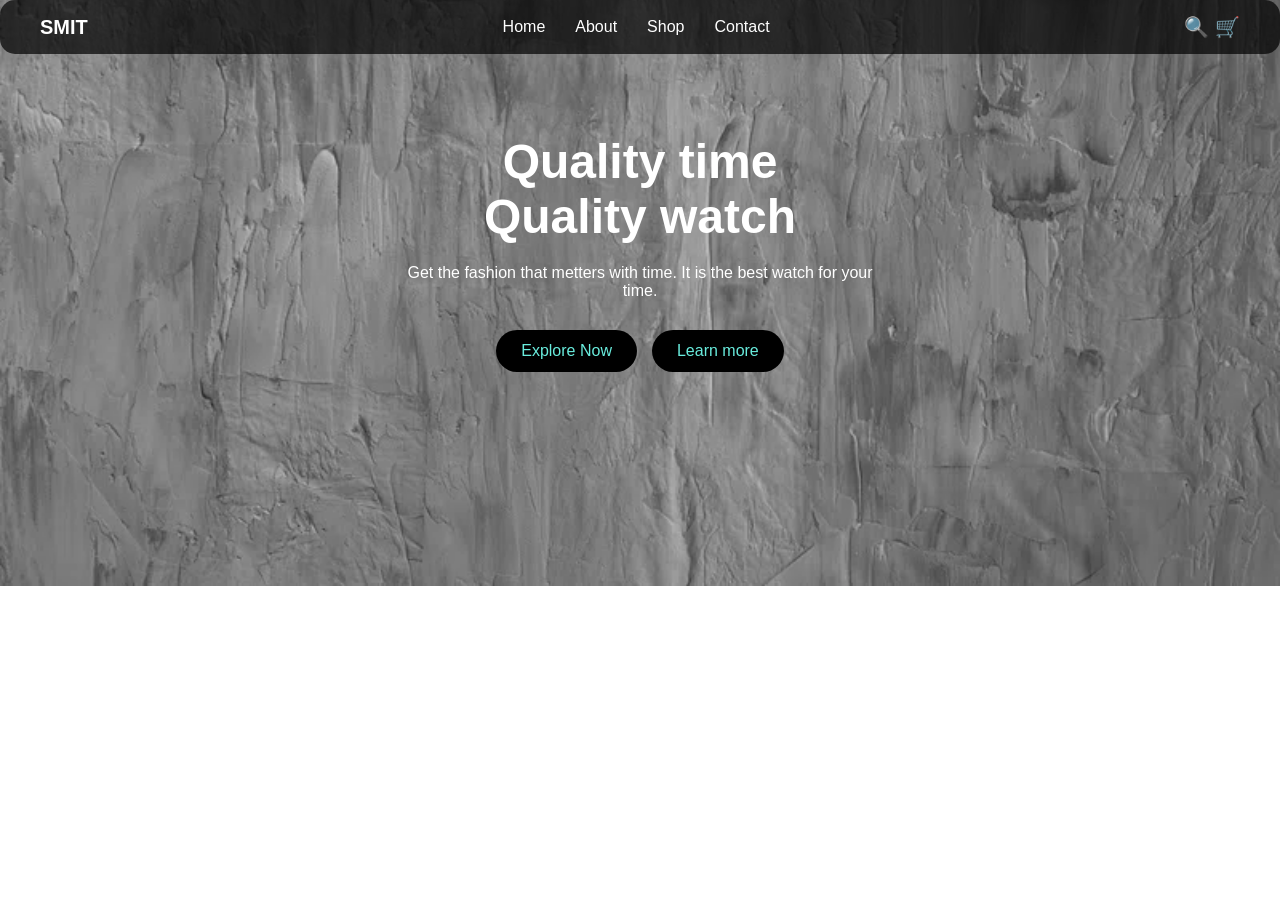
<file: index.html>
<!DOCTYPE html>
<html lang="en">
<head>
    <meta charset="UTF-8">
    <meta name="viewport" content="width=device-width, initial-scale=1.0">
    <title>Document</title>
    <link rel="stylesheet" href="frist.css">
</head>
<body>
        <div class="navbar">
        <div class="logo">SMIT</div>
        
            <ul class="menu">
                <li class="cool"><a href="index.html">Home</a></li>
                <li class="cool"><a href="about.html">About</a></li>
                <li class="cool"><a href="shop.html">Shop</a></li>
                <li class="cool"><a href="contact.html">Contact</a></li>
            </ul>
        <div class="icon">
            🔍 🛒
        </div>
        </div>
    <section class="hero">
            <div class="content">
                <h1>Quality time<br>Quality watch</h1>
                <p>
                    Get the fashion that metters with time. 
                    It is the best watch for your time.
                </p>
                
                <div class="button">
                    <a href="contact.html" class="btn1">Explore Now</a>
                    <a href="about.html" class="btn2">Learn more</a>
                </div>
            </div>
        

    </section>
</body>
</html>
</file>
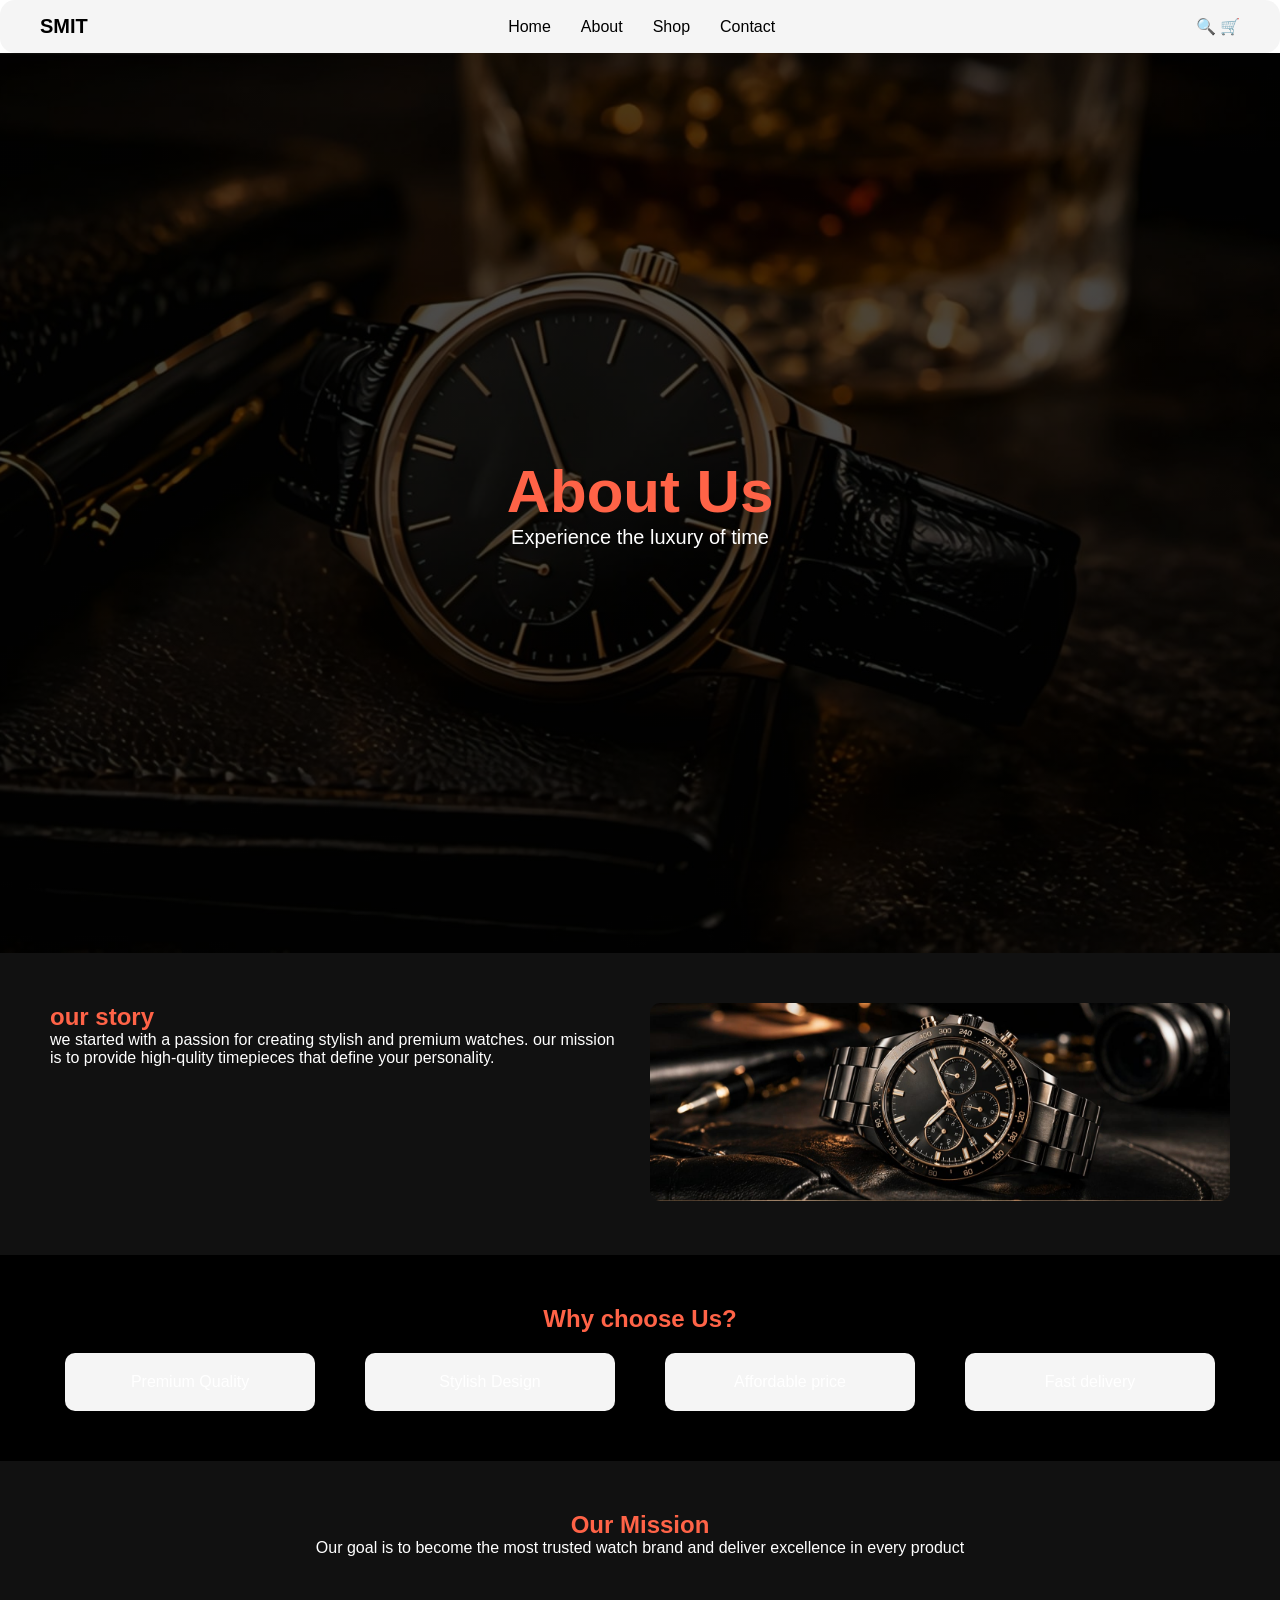
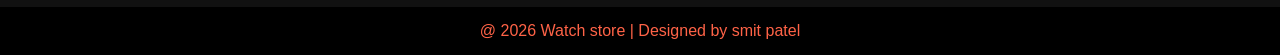
<file: about.html>
<!DOCTYPE html>
<html lang="en">
<head>
    <meta charset="UTF-8">
    <meta name="viewport" content="width=device-width, initial-scale=1.0">
    <title>Document</title>
    <link rel="stylesheet" href="second.css">
</head>
<body>
        <div class="navbar">
        <div class="logo">SMIT</div>
        
            <ul class="menu">
                <li class="cool"><a href="index.html">Home</a></li>
                <li class="cool"><a href="about.html">About</a></li>
                <li class="cool"><a href="shop.html">Shop</a></li>
                <li class="cool"><a href="contact.html">Contact</a></li>
            </ul>
        <div class="icon">
            🔍 🛒
        </div>
        </div>
                                  
        <section class="hero">
            <h1 style="color: tomato">About Us</h1>
            <p>Experience the luxury of time</p>
        </section>
        <section class="about">
            <div class="content">
                <h2 style="color: tomato;">our story</h2>
                <p>
                    we started with a passion for creating stylish and premium watches.
                    our mission is to provide high-qulity timepieces that define your personality.
                </p>
            </div>
            <div class="image">
                <img src="watch.1.jpeg" alt="watch">
            </div>
        </section>

        <section class="features">
            <h2 style="color: tomato;">Why choose Us?</h2>
            <div class="box">
                <div class="card" style="background-color: whitesmoke">Premium Quality</div>
                <div class="card" style="background-color: whitesmoke">Stylish Design</div>
                <div class="card" style="background-color: whitesmoke">Affordable price</div>
                <div class="card" style="background-color: whitesmoke">Fast delivery</div>
            </div>
        </section>

        <section class="mission">
            <h2 style="color:tomato">Our Mission</h2>
            <p>Our goal is to become the most trusted watch brand and deliver excellence in every product</p>
        </section>
        <footer>
            <p>@ 2026 Watch store | Designed by smit patel</p>
        </footer>
</body>
</html>
</file>
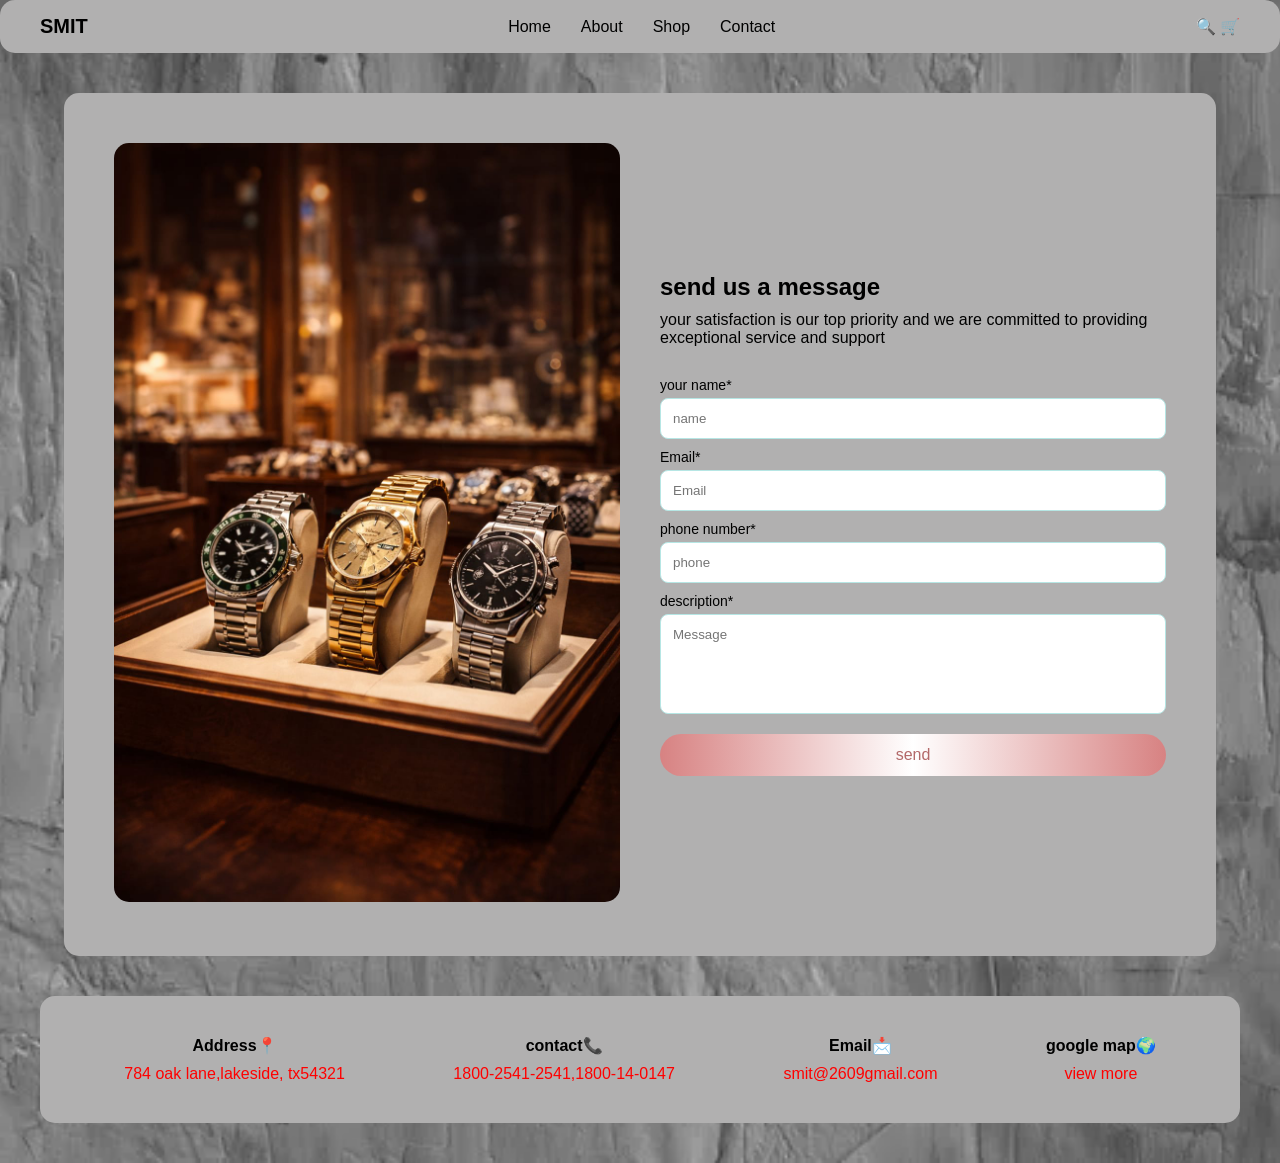
<file: contact.html>
<!DOCTYPE html>
<html lang="en">
<head>
    <meta charset="UTF-8">
    <meta name="viewport" content="width=device-width, initial-scale=1.0">
    <title>Document</title>
    <link rel="stylesheet" href="fourth.css">
</head>
<body>
        <div class="navbar">
        <div class="logo">SMIT</div>
        
            <ul class="menu">
                <li class="cool"><a href="index.html">Home</a></li>
                <li class="cool"><a href="about.html">About</a></li>
                <li class="cool"><a href="shop.html">Shop</a></li>
                <li class="cool"><a href="contact.html">Contact</a></li>
            </ul>
        <div class="icon">
            🔍 🛒
        </div>
        </div>



        <div class="container">
                <div class="left">
                        <img src="watch.jpeg" alt="support">
                </div>
                <div class="right">
                    <h2>send us a message</h2>
                    <p>your satisfaction is our top priority and we are committed to providing exceptional service and support</p>
                    <form action="https://formspree.io/f/xjgjwwvp" method="post">
                        <label> your name*</label>
                        <input type="text"  name="Name" placeholder="name" required>
                        <label>Email*</label>
                        <input type="email" name="email" placeholder="Email" required>
                        <label>phone number*</label>
                        <input type="text" name="phone"  placeholder="phone" required>
                        <label>description*</label>
                        <textarea name="message" placeholder="Message" required></textarea>
                        <button type="submit">send</button>
                    </form>
                </div>
        </div>

        <div class="info">

                <div class="box">
                    <h4>Address📍</h4>
                    <p>784 oak lane,lakeside, tx54321</p>
                </div>
                <div class="box">
                    <h4>contact📞</h4>
                    <p>1800-2541-2541,1800-14-0147</p>
                </div>
                <div class="box">
                    <h4>Email📩</h4>
                    <p>smit@2609gmail.com</p>
                </div>
                <div class="box">
                    <h4>google map🌍</h4>
                    <p>view more</p>
                </div>
        </div>
</body>
</html>
</file>
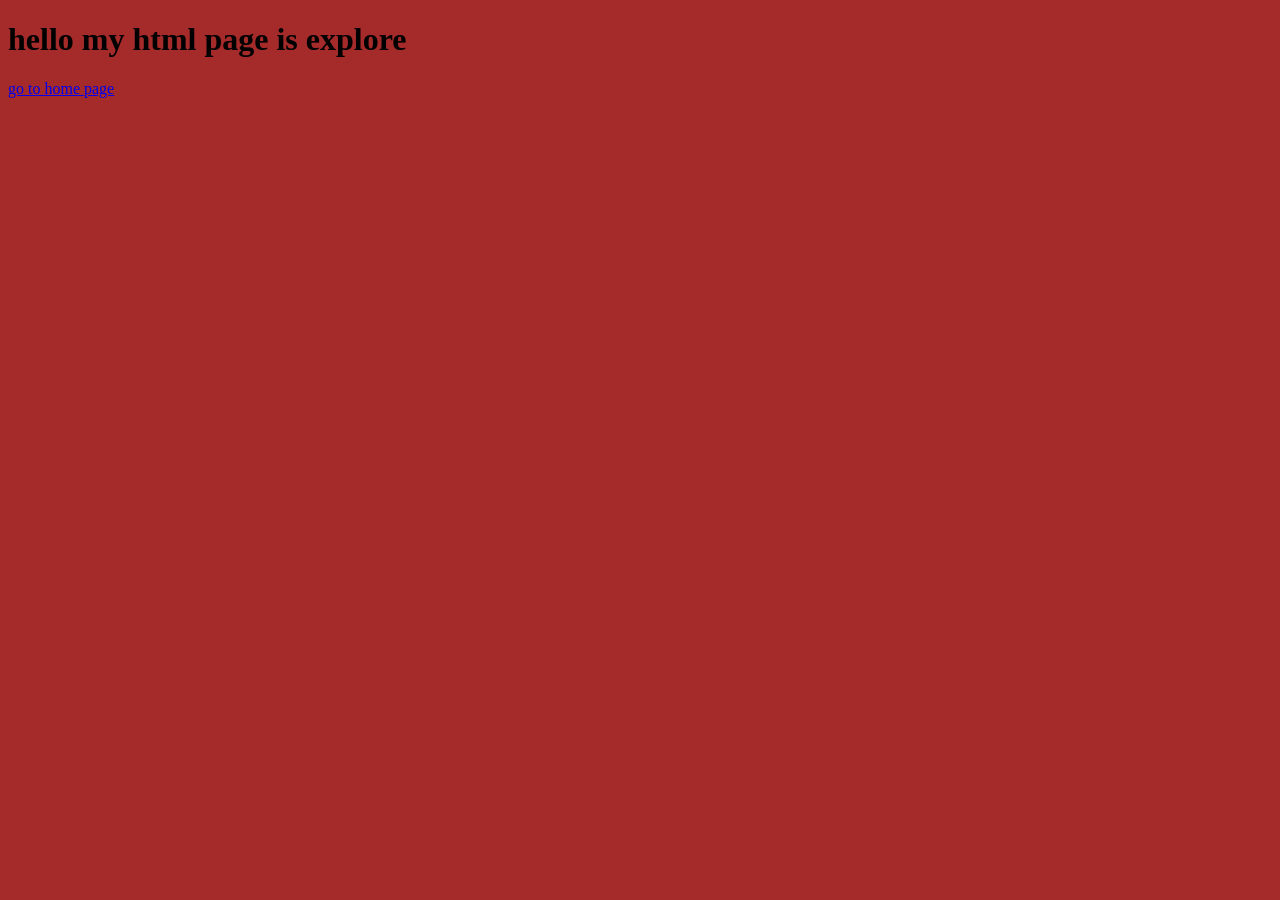
<file: explore.html>
<!DOCTYPE html>
<html lang="en">
<head>
    <meta charset="UTF-8">
    <meta name="viewport" content="width=device-width, initial-scale=1.0">
    <title>Document</title>
    <link rel="stylesheet" href="explore.css">
</head>
<body>
     <h1> hello my html page is explore</h1>
     <a href="index.html">go to home page</a>
</body>
</html>
</file>
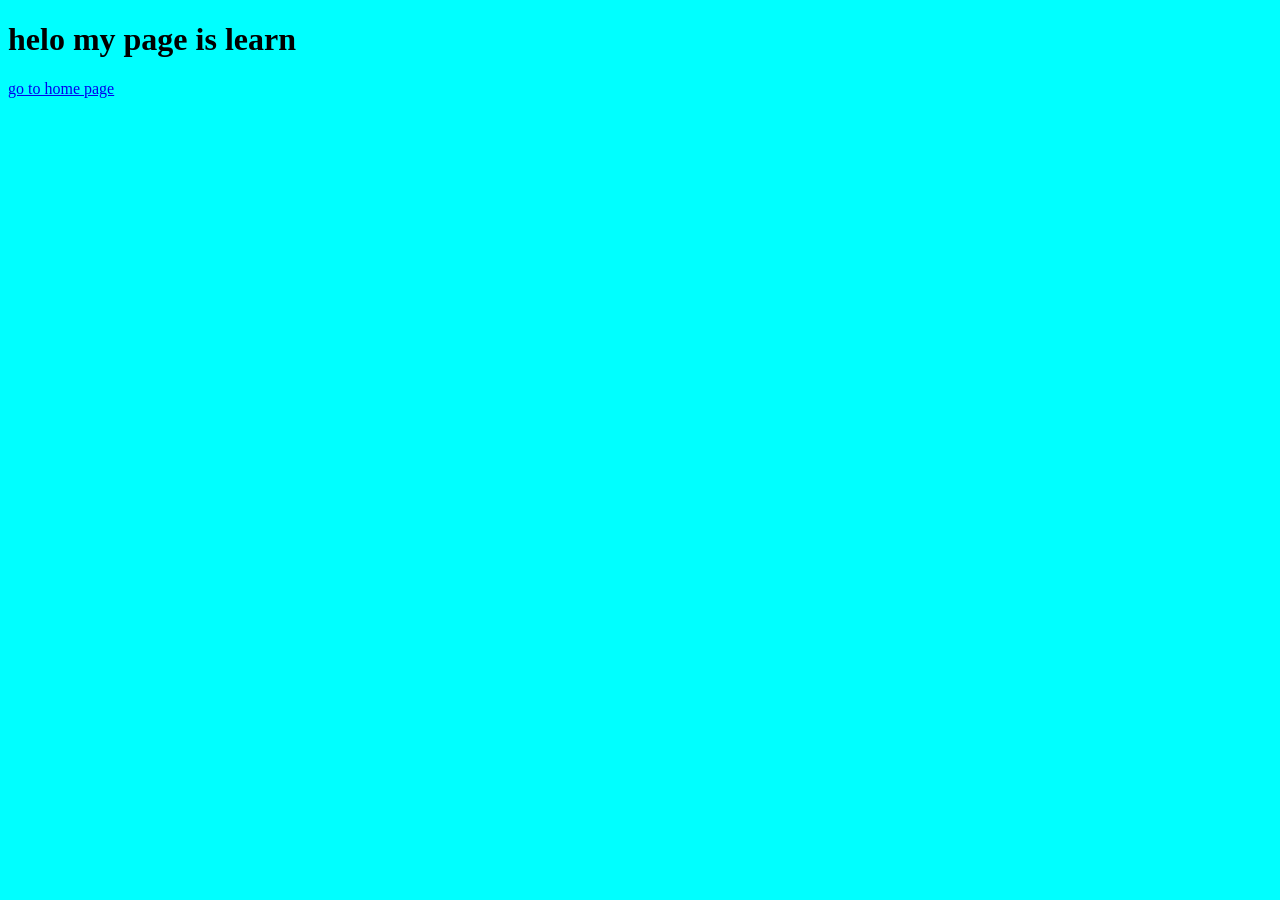
<file: learn.html>
<!DOCTYPE html>
<html lang="en">
<head>
    <meta charset="UTF-8">
    <meta name="viewport" content="width=device-width, initial-scale=1.0">
    <title>Document</title>
    <link rel="stylesheet" href="learn.css">
</head>
<body>
    <h1>helo my page is learn</h1>
    <a href="index.html"> go to home page</a>
</body>
</html>
</file>
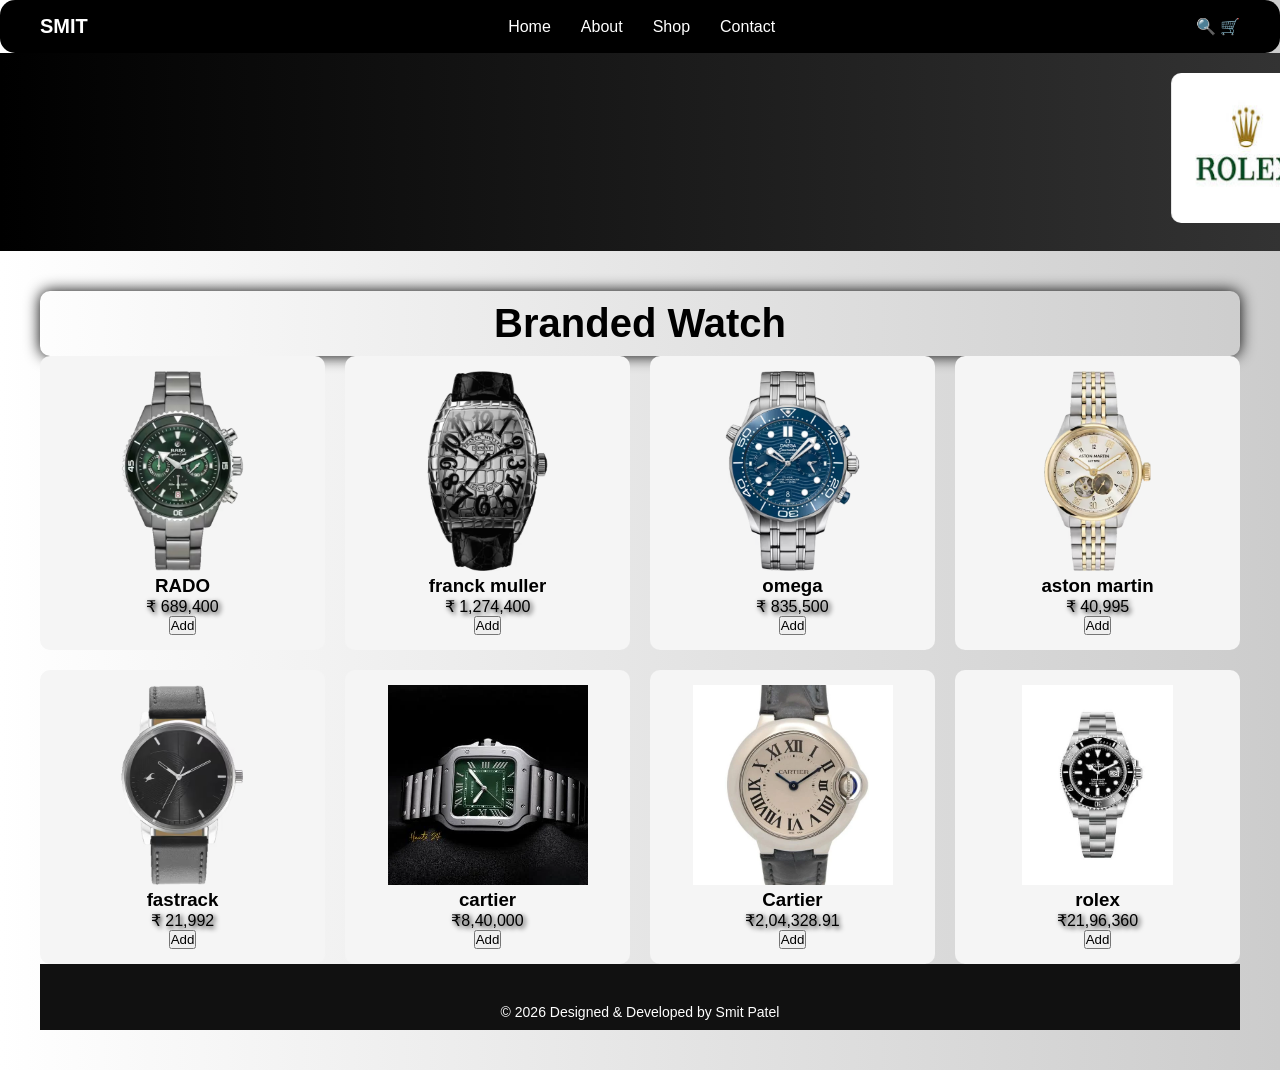
<file: shop.html>
<!DOCTYPE html>
<html lang="en">
<head>
    <meta charset="UTF-8">
    <meta name="viewport" content="width=device-width, initial-scale=1.0">
    <title>Document</title>
    <link rel="stylesheet" href="third.css">
</head>
<body>
        <div class="navbar">
        <div class="logo">SMIT</div>
        
            <ul class="menu">
                <li class="cool"><a href="index.html">Home</a></li>
                <li class="cool"><a href="about.html">About</a></li>
                <li class="cool"><a href="shop.html">Shop</a></li>
                <li class="cool"><a href="contact.html">Contact</a></li>
            </ul>
        <div class="icon">
            🔍 🛒
        </div>
        </div>


                                        <!-- Watch logo image -->
            
           <div class="marquee-box">
            <marquee behavior="scroll" direction="left" scrollamount="8" onmouseover="this.stop()" onmouseout="this.start()">
                <img src="logo.1.jpg" alt="">
                <img src="logo.2.jpg" alt="">           
                <img src="logo.3.jpg" alt="">
                <img src="logo.4.jpg" alt="">
                <img src="logo.5.jpg" alt="">
                <img src="logo.6.png" alt="">
                <img src="logo.7.jpg" alt="">
                <img src="logo.8.jpg" alt="">
                <img src="logo.9.jpg" alt="">
                <img src="logo.10.jpg" alt="">
            </marquee>
           </div>






           <section class="shop">
                                        <!--  Watch   -->
<h1>Branded Watch</h1>
                                        
<div class="products">
            <!--  Watch photo-1 -->
<div class="card">
<img src="watch rado.avif">
<h3>RADO</h3>
<p>₹ 689,400</p>
<button onclick="addToCart('Luxury Black',2999)">Add</button>
</div>
            <!--  Watch photo-2 -->
<div class="card">
<img src="franck muller watch.avif">
<h3>franck muller</h3>
<p>₹ 1,274,400</p>
<button onclick="addToCart('Gold Watch',3499)">Add</button>
</div>
            <!--  Watch photo-3 -->
<div class="card">
<img src="omega watch.avif">
<h3>omega</h3>
<p>₹ 835,500</p>
<button onclick="addToCart('Silver Watch',2799)">Add</button>
</div>
            <!--  Watch photo-4 -->
<div class="card">
<img src="aston martin watch.avif">
<h3>aston martin</h3>
<p>₹ 40,995</p>
<button onclick="addToCart('Silver Watch',2799)">Add</button>
</div>
            <!--  Watch photo-5 -->
<div class="card">
<img src="fastrack watch.avif">
<h3>fastrack</h3>
<p>₹ 21,992</p>
<button onclick="addToCart('Silver Watch',2799)">Add</button>
</div>
            <!--  Watch photo-6 -->
<div class="card">
<img src="cartier watch.webp">
<h3>cartier</h3>
<p>₹8,40,000</p>
<button onclick="addToCart('Silver Watch',2799)">Add</button>
</div>
            <!--  Watch photo-7 -->
<div class="card">
<img src="cartier 2 watch.webp">
<h3>Cartier </h3>
<p>₹2,04,328.91</p>
<button onclick="addToCart('Silver Watch',2799)">Add</button>
</div>
            <!--  Watch photo-8 -->
<div class="card">
<img src="rolex watch.webp">
<h3>rolex</h3>
<p>₹21,96,360</p>
<button onclick="addToCart('Silver Watch',2799)">Add</button>
</div>
</div>












<footer class="footer">
    
    
        <p>© 2026 Designed & Developed by Smit Patel</p>
    
</footer>
 
</body>
</html>
</file>
<file: frist.css>
*{
    margin: 0;
    padding: 0;
    box-sizing: border-box;
    font-family: Arial, Helvetica, sans-serif;
}

/* BODY */
body{
    margin: 0;
    background-image: url("bg no.1.webp"); /* \ remove */
    background-size: cover;
    background-position: center;
    background-repeat: no-repeat;
}

/* NAVBAR */
.navbar{
    background-color: rgba(0,0,0,0.7); /* empty → fix */
    color: white;
    display: flex;
    align-items: center;
    justify-content: space-between;
    padding: 15px 40px;
    border-radius: 15px;
    flex-wrap: wrap; /* mobile fix */
}

.logo{
    font-size: 20px;
    font-weight: bold;
}

.menu{
    list-style-type: none;
    display: flex;
    gap: 30px;
    flex-wrap: wrap;
}

.menu li{
    cursor:pointer;
}

.icon{
    font-size: 20px;
}

/* HERO */
.hero{
    color: white;
    display: flex;
    align-items: center;
    justify-content:center;
    padding: 80px 20px;
    text-align: center;
}

.content{
    max-width: 500px;
    margin: auto;
}

.content h1{
    font-size: 48px;
    margin-bottom: 20px;
}

.content p{
    font-size: 16px;
    margin-bottom: 30px;
}

/* BUTTONS */
.button{
    display: flex;
    gap: 15px;
    justify-content: center;
    flex-wrap: wrap;
}

.btn1,
.btn2{
    background-color: black;
    color: rgb(105, 236, 221);
    border: none;
    padding: 12px 25px;
    border-radius: 25px;
    cursor: pointer;
    transition: 0.3s;
}

.btn1:hover,
.btn2:hover{
    background-color: rgb(105, 236, 221);
    color: black;
}

/* LINKS */
a{
    text-decoration: none;
    color: inherit;
}

/* HOVER MENU */
.cool:hover{
    background: #ff0101;
    color: white;
    transform: scale(1.1);
}

/* 📱 MOBILE RESPONSIVE */
@media (max-width: 768px){

    .navbar{
        padding: 15px 20px;
    }

    .menu{
        justify-content: center;
        width: 100%;
        gap: 15px;
        margin-top: 10px;
    }

    .hero{
        padding: 60px 15px;
    }

    .content h1{
        font-size: 30px;
    }

    .content p{
        font-size: 14px;
    }
}
</file>
<file: second.css>
*{
    margin: 0;
    padding: 0;
    box-sizing: border-box;
    font-family: Arial, Helvetica, sans-serif;
}

/* BODY */
body{
    margin: 0;
}

/* NAVBAR */
.navbar{
    background-color: #f5f5f5; /* empty htu → fix */
    color: black;
    display: flex;
    align-items: center;
    justify-content: space-between;
    padding: 15px 40px;
    border-radius: 15px;
    flex-wrap: wrap; /* mobile fix */
}

.logo{
    font-size: 20px;
    font-weight: bold;
}

.menu{
    list-style-type: none;
    display: flex;
    gap: 30px;
    flex-wrap: wrap;
}

.menu li{
    cursor:pointer;
}

a{
    text-decoration: none;
    color: inherit;
}

.cool:hover{
    background: #ff0101;
    color: white;
    transform: scale(1.1);
}

/* HERO */
.hero{
    height: 100vh;
    background: linear-gradient(rgba(0,0,0,0.7),rgba(0,0,0,0.7)), url("watch-bg.jpeg");
    background-size: cover;
    background-position: center;
    color: white;
    text-align: center;
    display:flex;
    flex-direction:column;
    justify-content:center;
    padding: 20px;
}

.hero h1{
    font-size: 60px;
    color: rgb(255, 0, 0);
}

.hero p{
    font-size: 20px;
}

/* ABOUT */
.about{
    display: flex;
    padding: 50px;
    background: #111;
    color: white;
    gap: 20px;
}

.about .content{
    flex: 1;
}

.about .image{
    flex:1;
}

.about img{
    width: 100%;
    border-radius: 10px;
}

/* FEATURES */
.features{
    background: black;
    color: white;
    text-align: center;
    padding: 50px;
}

.box{
    display: flex;
    justify-content: space-around;
    margin-top: 20px;
    flex-wrap: wrap; /* mobile fix */
    gap: 20px;
}

.card{
    background-color: #222;
    padding: 20px;
    border-radius: 10px;
    transition: 0.3s;
    width: 250px;
}

.card:hover{
    background:white;
    color: tomato;
    transform: scale(1.1);
}

/* MISSION */
.mission{
    padding: 50px;
    text-align: center;
    background: #111;
    color: white;
}

/* FOOTER */
footer{
    background: black;
    color: tomato;
    text-align: center;
    padding: 15px;
}

/* 📱 MOBILE RESPONSIVE */
@media (max-width: 768px){

    .navbar{
        padding: 15px 20px;
    }

    .menu{
        justify-content: center;
        width: 100%;
        gap: 15px;
        margin-top: 10px;
    }

    .hero h1{
        font-size: 35px;
    }

    .hero p{
        font-size: 16px;
    }

    .about{
        flex-direction: column; /* side → up-down */
        padding: 20px;
    }

    .box{
        flex-direction: column;
        align-items: center;
    }

    .card{
        width: 90%;
    }
}
</file>
<file: fourth.css>
*{
    margin: 0;
    padding: 0;
    box-sizing: border-box;
    font-family: Arial, Helvetica, sans-serif;
}

/* BODY */
body{
    background-image: url("bg no.1.webp"); /* space fix */
    background-size: cover;
    background-position: center;
    background-repeat: no-repeat;
}

/* NAVBAR */
.navbar{
    background-color:#b1b0b0;
    color: black;
    display: flex;                /* grid → flex */
    align-items: center;
    justify-content: space-between;
    padding: 15px 40px;
    border-radius: 15px;
    flex-wrap: wrap;              /* mobile ma wrap */
}

.logo{
    font-size: 20px;
    font-weight: bold;
}

.menu{
    list-style-type: none;
    display: flex;                /* grid → flex */
    gap: 30px;
    flex-wrap: wrap;
}

.menu li{
    cursor: pointer;
}

a{
    text-decoration: none;
    color: inherit;
}

.cool:hover{
    background: #b1b0b0;
    color: red;
    transform: scale(1.1);
}

/* CONTAINER */
.container{
    display: flex;                /* grid → flex */
    gap: 40px;
    padding: 50px;
    background: #b1b0b0;
    border-radius: 15px;
    width: 90%;
    margin: auto;
    margin-top: 40px;
    align-items: center;
}

/* LEFT */
.left{
    flex: 1;
}

.left img{
    width: 100%;
    border-radius: 15px;
}

/* RIGHT */
.right{
    flex: 1;
}

.right h2{
    margin-bottom: 10px;
}

.right p{
    margin-bottom: 20px;
}

/* FORM */
form{
    display: flex;
    flex-direction: column;
}

label{
    margin: 10px 0 5px;
    font-size: 14px;
}

input,textarea{
    padding: 12px;
    border: 1px solid rgb(182, 230, 228);
    border-radius: 8px;
    outline: none;
}

textarea{
    resize: none;
    height: 100px;
}

button{
    margin-top: 20px;
    padding: 12px;
    border: none;
    border-radius: 25px;
    background: linear-gradient(to right,rgb(215, 130, 130),white,rgb(215, 130, 130));
    color: rgb(179, 105, 105);
    font-size: 16px;
    cursor: pointer;
}

/* INFO SECTION */
.info{
    display: flex;               /* grid → flex */
    justify-content: space-around;
    flex-wrap: wrap;
    margin: 40px;
    background: #b1b0b0;
    padding: 30px;
    border-radius: 15px;
}

.box{
    text-align: center;
    margin: 10px;
}

.box h4{
    margin-bottom: 10px;
}

.box p{
    color: rgb(255, 0, 0);
}

/* 📱 MOBILE RESPONSIVE */
@media (max-width: 768px){

    .container{
        flex-direction: column;   /* side → up-down */
        padding: 20px;
    }

    .navbar{
        padding: 15px 20px;
    }

    .menu{
        gap: 15px;
        justify-content: center;
        width: 100%;
        margin-top: 10px;
    }

    .right{
        width: 100%;
    }

    .info{
        flex-direction: column;
        align-items: center;
    }
}
</file>
<file: explore.css>
body{
    background-color: brown;
}
</file>
<file: learn.css>
body{
    background-color: aqua;
}
</file>
<file: third.css>
*{
    margin: 0;
    padding: 0;
    box-sizing: border-box;
    font-family: Arial, Helvetica, sans-serif;
}

/* BODY */
body{
    background: linear-gradient(to right, white, #ccc);
}

/* NAVBAR */
.navbar{
    background-color:black;
    color: white;
    display: flex;
    align-items: center;
    justify-content: space-between;
    padding: 15px 40px;
    border-radius: 15px;
    flex-wrap: wrap; /* mobile fix */
}

.logo{
    font-size: 20px;
    font-weight: bold;
}

.menu{
    list-style-type: none;
    display: flex;
    gap: 30px;
    flex-wrap: wrap;
}

.menu li{
    cursor:pointer;
}

a{
    text-decoration: none;
    color: inherit;
}

.cool:hover{
    background: #ff0101;
    color: white;
    transform: scale(1.1);
}

/* TITLE */
h1{
    font-size: 40px;
    text-align: center;
    box-shadow:0 0 15px black;
    border-radius: 10px;
    padding:10px;
}

h2{
    display: inline-block;
    text-shadow: 2px 2px 5px red;
    font-size: 30px;
}

/* MARQUEE */
.marquee-box{
    background: linear-gradient(to right,black,#333); /* liteblack fix */
    padding: 20px 0;
    overflow: hidden;
}

.marquee-box img{
    width: 150px;
    height: 150px;
    margin: 0 15px;
    border-radius: 10px;
}

/* SHOP */
.shop{
    padding:40px;
    text-align:center;
}

.products{
    display:grid;
    grid-template-columns:repeat(auto-fit,minmax(250px,1fr));
    gap:20px;
}

.card{
    background:whitesmoke;
    padding:15px;
    border-radius:10px;
    transition:0.3s;
}

.card img{
    width:100%;
    height:200px;
    object-fit:contain;
}

.card p{
    text-shadow: 2px 2px 5px black;
}

/* BUTTON HOVER */
.card button:hover{
    transform:scale(1.05);
    box-shadow:0 0 15px black;
}

/* FOOTER */
.footer {
    background: #111;
    color: #fff;
    padding: 40px 20px 10px;
}

.footer-container {
    display: grid;
    grid-template-columns: repeat(auto-fit, minmax(200px, 1fr));
    gap: 30px;
}

.footer-box h2,
.footer-box h3 {
    margin-bottom: 15px;
    color: #f5a623;
}

.footer-box p {
    font-size: 14px;
    line-height: 1.6;
}

.footer-box ul {
    list-style: none;
}

.footer-box ul li {
    margin: 8px 0;
}

.footer-box ul li a {
    color: #ccc;
    transition: 0.3s;
}

.footer-box ul li a:hover{
    color:#f5a623;
}

/* SOCIAL */
.social a {
    font-size: 20px;
    margin-right: 10px;
    text-decoration: none;
    transition: 0.3s;
}

.social a:hover {
    color: #f5a623;
    transform: scale(1.2);
}

footer{
    background-color: #000;
    color: white;
    text-align: center;
    padding: 10px;
    font-size: 14px;
}

/* INSTAGRAM FIX */
.insta-link {
    display: flex;
    align-items: center; /* fix */
    gap: 5px;
    text-decoration: none;
    color: white;
}

.insta-link img {
    width: 20px;
}

.insta-link span {
    font-size: 14px;
}

/* 📱 MOBILE RESPONSIVE */
@media (max-width: 768px){

    .navbar{
        padding: 15px 20px;
    }

    .menu{
        justify-content: center;
        width: 100%;
        gap: 15px;
        margin-top: 10px;
    }

    h1{
        font-size: 28px;
    }

    h2{
        font-size: 22px;
    }

    .marquee-box img{
        width: 100px;
        height: 100px;
    }

    .shop{
        padding:20px;
    }
}
</file>
